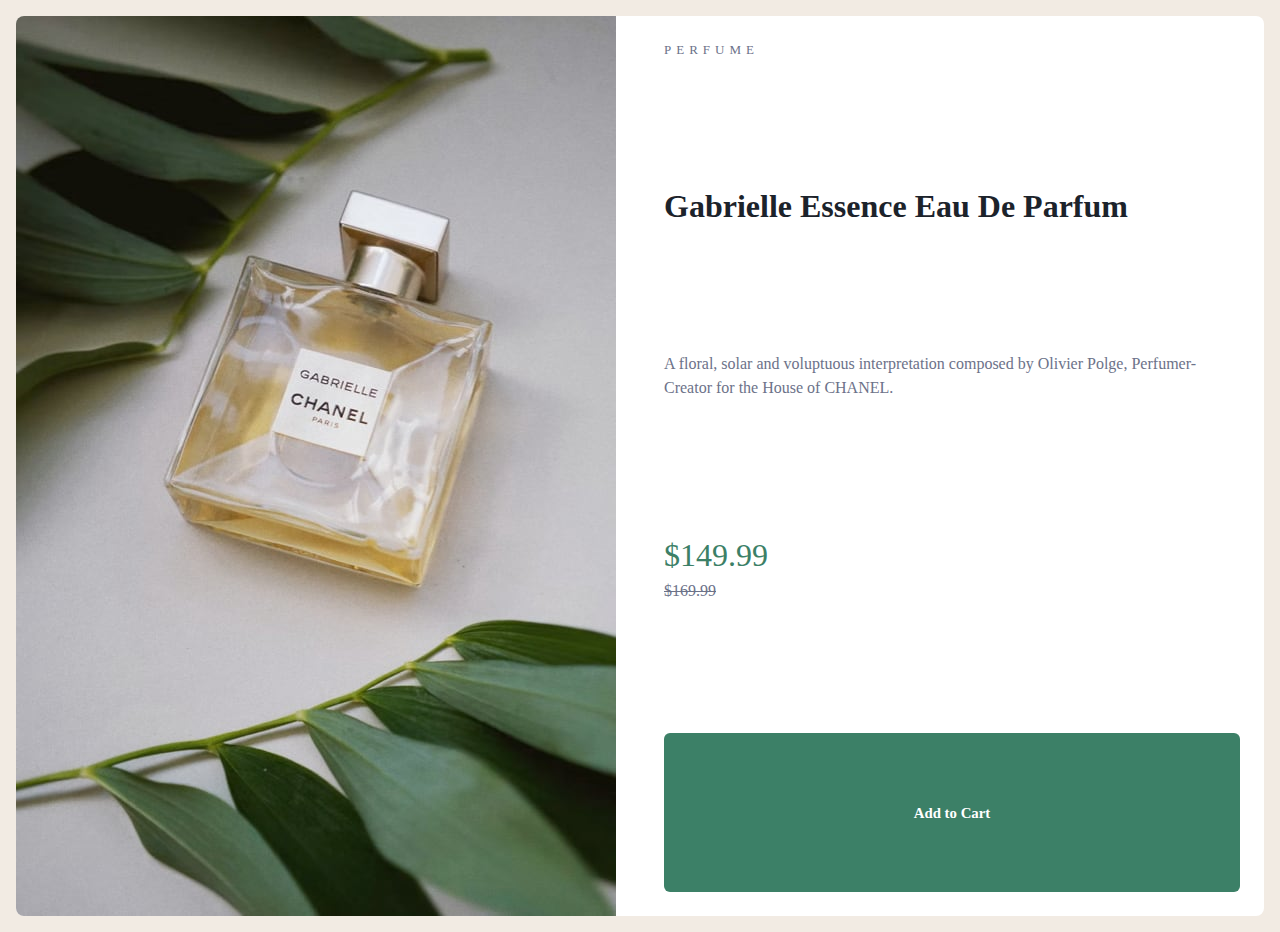
<file: index.html>
<!DOCTYPE html>
<html lang="en">
<head>
  <meta charset="UTF-8">
  <meta name="viewport" content="width=device-width, initial-scale=1.0"> <!-- displays site properly based on user's device -->

  <link rel="icon" type="image/png" sizes="32x32" href="./images/favicon-32x32.png">
  <title>Frontend Mentor | Product preview card component</title>

  <!-- google fonts --><link rel="preconnect" href="https://fonts.googleapis.com">
<link rel="preconnect" href="https://fonts.gstatic.com" crossorigin>
<link href="https://fonts.googleapis.com/css2?family=Montserrat:ital,wght@0,100..900;1,100..900&family=Outfit:wght@100..900&display=swap" rel="stylesheet">

  <!-- my css-->
  <link rel="stylesheet" href="style.css">
</head>
<body>
<main>
  <article class="Product">
    <picture class="Product__img">
      <source srcset="images/image-product-desktop.jpg" media="(min-width: 600px)">
      <img src="images\image-product-mobile.jpg"  alt="perfume image see it">
    </picture>

    <div class="product__content">
       <p class="product__category">Perfume</p> 

       <h1 class="product__title">Gabrielle Essence Eau De Parfum</h1>

        <p>A floral, solar and voluptuous interpretation composed by Olivier Polge, 
       Perfumer-Creator for the House of CHANEL.</p>

       <div>
       <p class="product__price">$149.99</p>
       <p class="product__original-price"><s>$169.99</s></p>
       </div>

       <button class="button">Add to Cart</button>
    </div>
  
 </article>
</main>
  
</body>
</html>
</file>
<file: style.css>
:root{
   --clr-primary-400: hsl(158, 36%, 37%)
   --clr-secondary-200: hsl(30, 38%, 92%)

   --clr-neutral-900: hsl(212, 21%, 14%)
   --clr-neutral-400: hsl(228, 12%, 48%)
   --clr-neutral-100: hsl(0, 0%, 100%)

   --ff-accent: "Fraunces" , serif;
   --ff-base: "Montserra" , serif;

   --fw-regular: 500;
   --fw-bold: 700;
}



/*
  1. Use a more-intuitive box-sizing model.
*/
*, *::before, *::after {
    box-sizing: border-box;
  }
  /*
    2. Remove default margin
  */
  * {
    margin: 0;
  }
  /*
    Typographic tweaks!
    3. Add accessible line-height
    4. Improve text rendering
  */
  body {
    line-height: 1.5;
    -webkit-font-smoothing: antialiased;
  }
  /*
    5. Improve media defaults
  */
  img, picture, video, canvas, svg {
    display: block;
    max-width: 100%;
  }
  /*
    6. Remove built-in form typography styles
  */
  input, button, textarea, select {
    font: inherit;
  }
  /*
    7. Avoid text overflows
  */
  p, h1, h2, h3, h4, h5, h6 {
    overflow-wrap: break-word;
  }

  h1, h2, h3 {
    line-height:1;
}
  /*
    8. Create a root stacking context
  */
  #root, #__next {
    isolation: isolate;
  }

  /* general styling */

body{
    font-family: var(--ff-base);
    font-weight: var(--fw-regular);
    font: size 0.875rem;;
    color:hsl(228, 12%, 48%);
    background-color: hsl(30, 38%, 92%);

    /* for this project only */
    display: grid;
    place-content: center;
    margin: 1rem;
}
/* button */
.button{
    cursor: pointer;
    text-decoration: none;
    display: inline-flex;
    gap: 0.5rem;
    justify-content: center;
    align-items: center;

    border-radius: 6px;
    border: 0;
    padding: 0.75em 1.5em;
    background-color:hsl(158, 36%, 37%) ;
    color: hsl(0, 0%, 100%);
    font-weight: var(--fw-bold);
    font-size: 0.925rem;
}

.button:is(:hover, :focus) {
    background-color: hsl(158, 36%, 21%);

}

/* utilities*/

.flex-group{
    display:flex;
    gap: 1rem;
    flex-wrap: wrap;
    align-items: center;
}

/* product styles */
.Product{
    display: grid;
    background-color:hsl(0, 0%, 100%);
    border-radius: 0.5rem;
    overflow: hidden;

}

@media(min-width:600px) {
    .Product {
        grid-template-columns: 1fr 1fr;
    }
}

.product__content{
    display: grid;
    gap: 1rem;
  padding: 1.5rem;
}

.product__category{
    font-size: 0.8125rem;
    letter-spacing: 5px;
    text-transform: uppercase;
}

.product__title{
    font-size: 2rem;
    font-family: var(--ff-accent);
    color: hsl(212, 21%, 14%);
}

.product__price {
    font-size: 2rem;
    font-family: "Fraunces";
    color: hsl(158, 36%, 37%);
}
</file>
